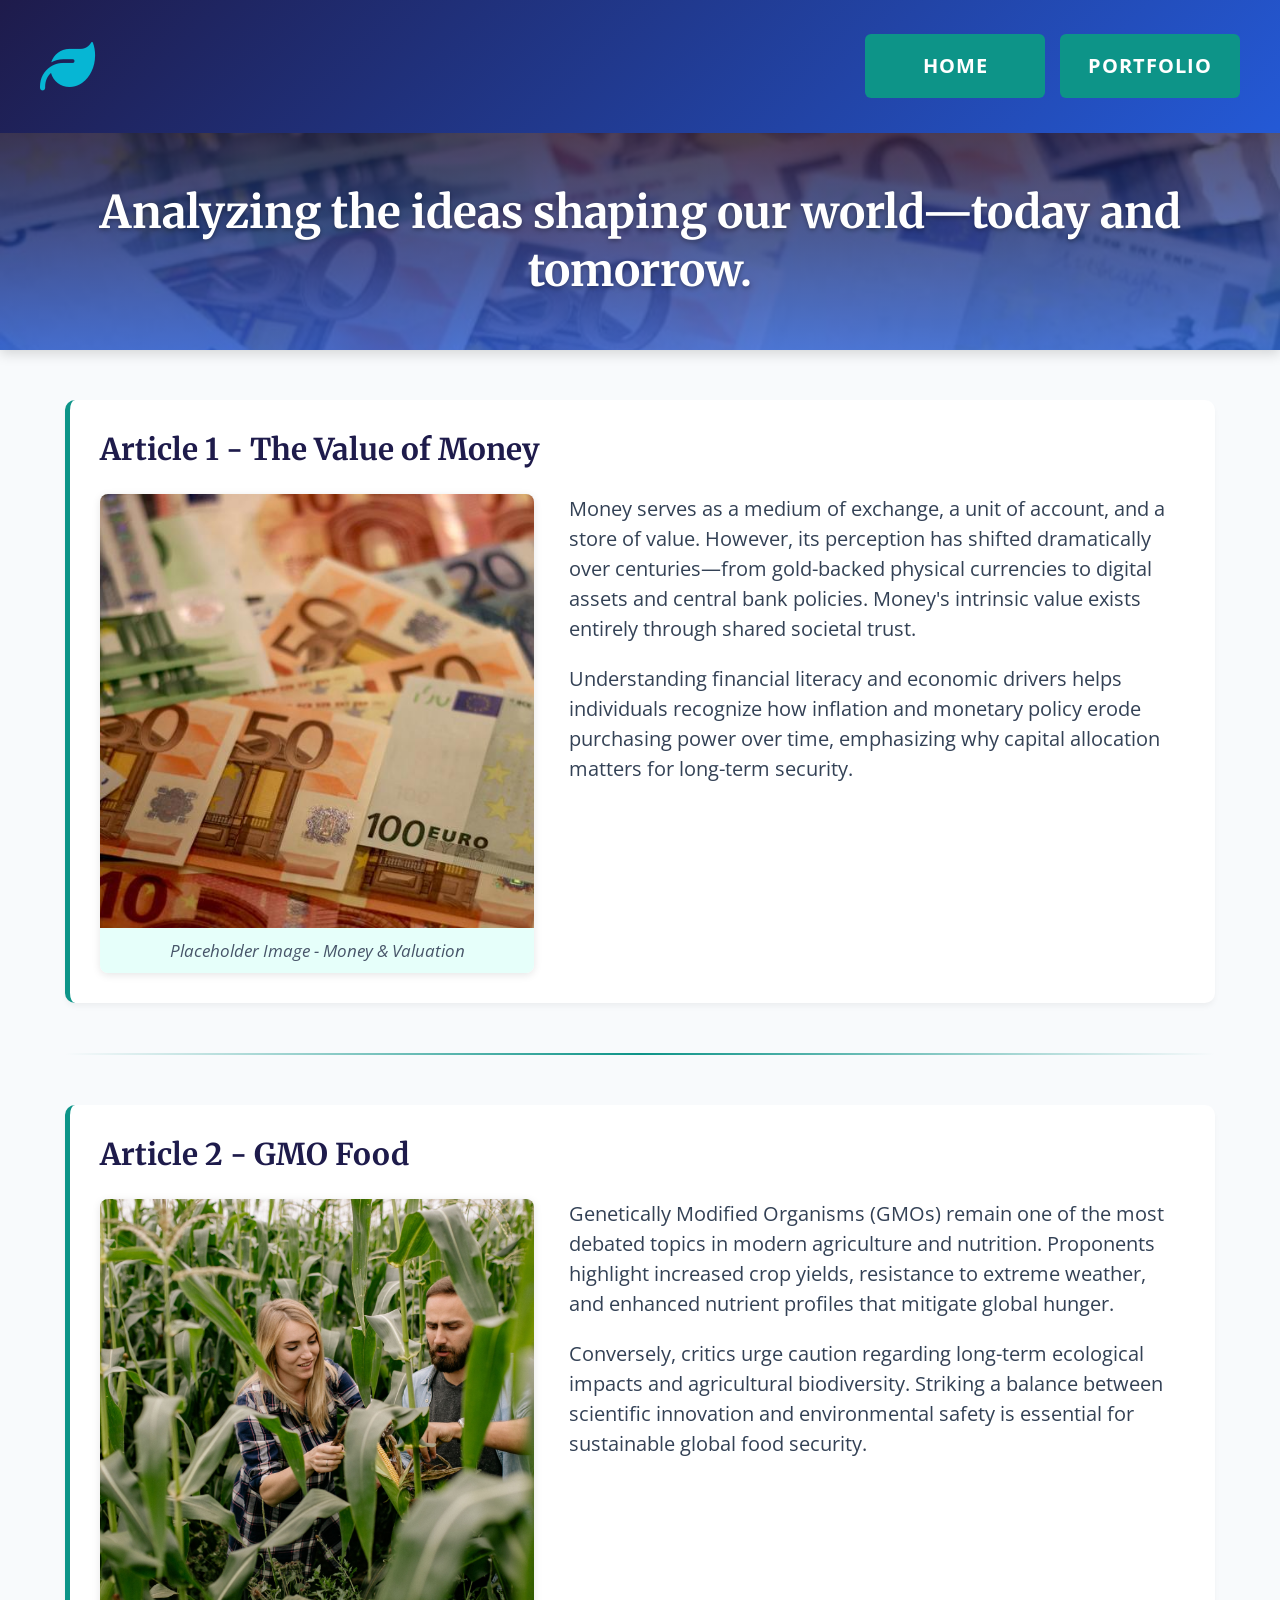
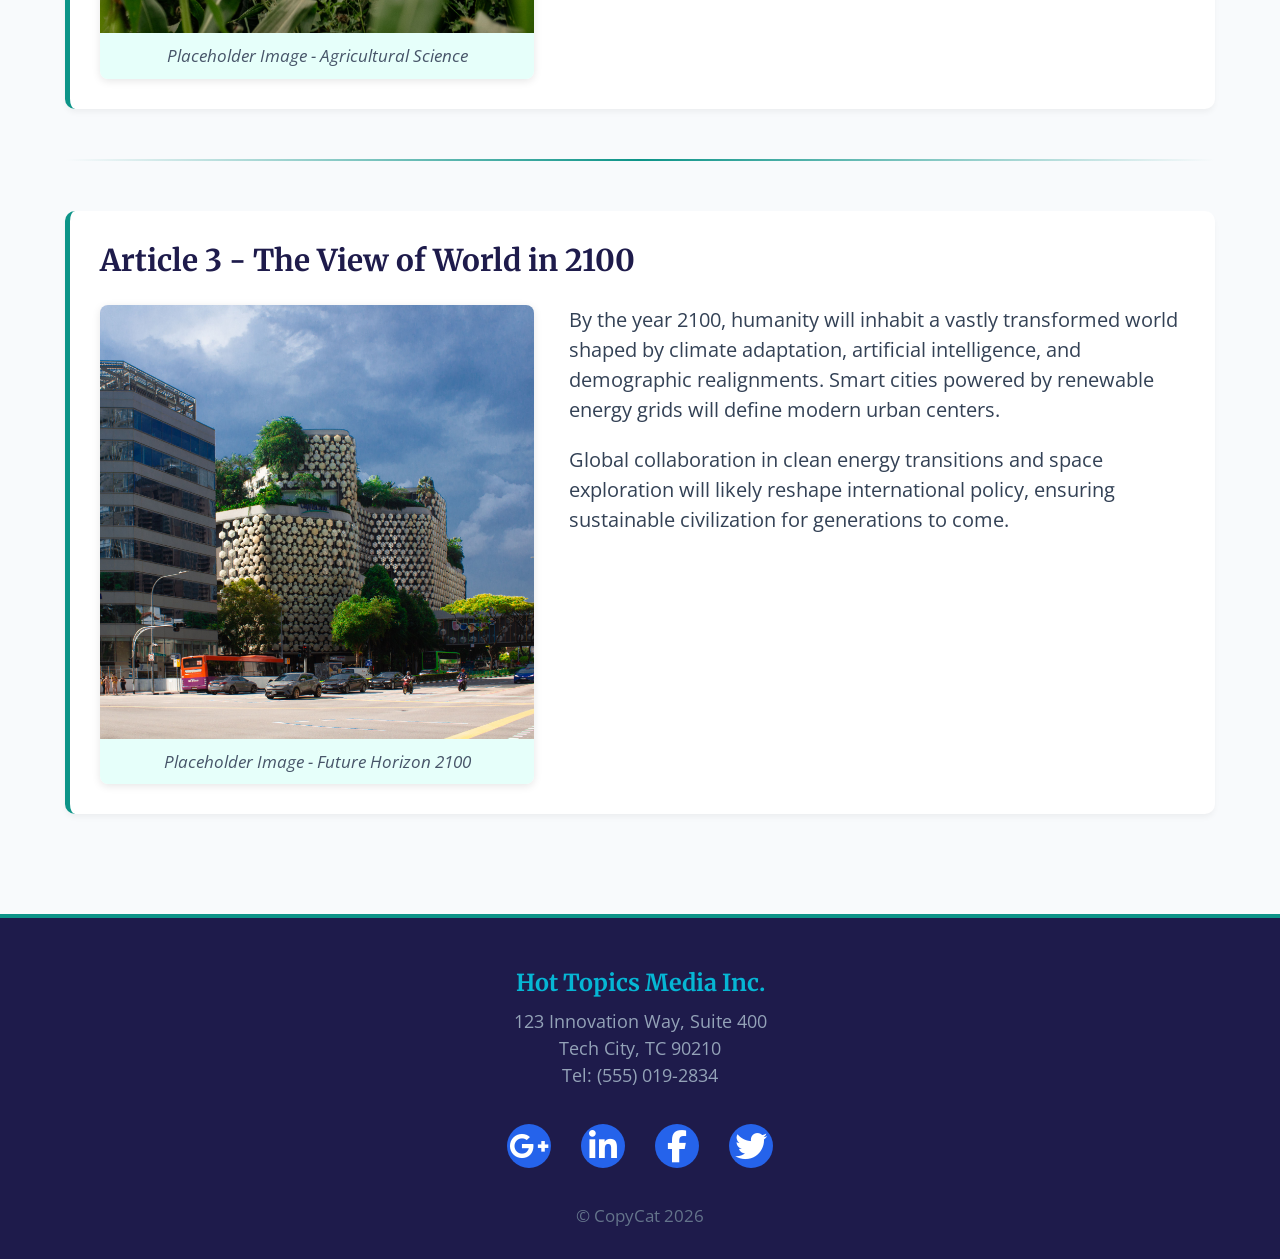
<file: Index.html>
<!DOCTYPE html>
<html lang="en">
<head>
  <meta charset="UTF-8">
  <meta name="viewport" content="width=device-width, initial-scale=1.0">
  <title>Hot Topics</title>

  <!-- Google Font Pair: Merriweather (Serif Headings) & Open Sans (Sans-Serif Body) -->
  <link rel="preconnect" href="https://fonts.googleapis.com">
  <link rel="preconnect" href="https://fonts.gstatic.com" crossorigin>
  <link href="https://fonts.googleapis.com/css2?family=Merriweather:wght@400;700&family=Open+Sans:wght@400;600&display=swap" rel="stylesheet">

  <!-- Font Awesome (CDN) -->
  <link rel="stylesheet" href="https://cdnjs.cloudflare.com/ajax/libs/font-awesome/6.4.0/css/all.min.css">

  <!-- Main Stylesheet -->
  <link rel="stylesheet" href="./css/main.css">
  <link rel="stylesheet" href="font-awesome/css/all.min.css">

</head>
<body>

  <!-- Site Header -->
  <header class="site-header">
    <div class="container header-inner">
      <div class="logo">
        <i class="fa-solid => fa-leaf" aria-hidden="true"></i>
        <span class="sr-only">Hot Topics Logo</span>
      </div>
      
      <!-- Navigation Bar -->
      <nav class="site-nav" aria-label="Main Navigation">
        <ul>
          <li><a href="partials/home.html">home</a></li>
          <li><a href="partials/portfolio.html">portfolio</a></li>
        </ul>
      </nav>
    </div>

   <!-- Masthead Section -->
<div class="masthead">
  <div class="masthead-overlay">
    <h1 class="tagline">Analyzing the ideas shaping our world—today and tomorrow.</h1>
  </div>
</div>
  </header>

  <!-- Main Dynamic Content Area -->
  <main id="main-content" class="container main-content">
    <!-- Partials (home.html or portfolio.html) load dynamically here -->
  </main>

  <!-- Site Footer -->
  <footer class="site-footer">
    <div class="container footer-inner">
      <div class="company-info">
        <h3>Hot Topics Media Inc.</h3>
        <p>123 Innovation Way, Suite 400</p>
        <p>Tech City, TC 90210</p>
        <p>Tel: (555) 019-2834</p>
      </div>

      <div class="social-links">
        <a href="https://google.com" target="_blank" rel="noopener noreferrer" aria-label="Google Plus">
          <i class="fa-brands fa-google-plus-g"></i>
        </a>
        <a href="https://linkedin.com" target="_blank" rel="noopener noreferrer" aria-label="LinkedIn">
          <i class="fa-brands fa-linkedin-in"></i>
        </a>
        <a href="https://facebook.com" target="_blank" rel="noopener noreferrer" aria-label="Facebook">
          <i class="fa-brands fa-facebook-f"></i>
        </a>
        <a href="https://twitter.com" target="_blank" rel="noopener noreferrer" aria-label="Twitter">
          <i class="fa-brands fa-twitter"></i>
        </a>
      </div>

      <div class="copyright">
        <p>&copy; CopyCat 2026</p>
      </div>
    </div>
  </footer>

  <!-- JavaScript -->
  <script src="./js/main.js"></script>
</body>
</html>
</file>
<file: css/main.css>
/* ==========================================================================
   ANALOGOUS COLOR PALETTE (REQUIRED CSS COMMENT)
   Hexadecimal Values:
   - Deep Indigo/Navy (Primary Dark): #1E1B4B
   - Rich Royal Blue (Primary Accent): #2563EB
   - Vibrant Teal (Secondary Accent): #0D9488
   - Bright Cyan (Highlight/Hover):  #06B6D4
   - Soft Teal Tint (Light Container):#E6FFFA
   - Dark Slate (Body Text - AAA):   #0F172A
   ========================================================================== */

/* --------------------------------------------------------------------------
   1. RESETS & BASE STYLES
   -------------------------------------------------------------------------- */
*, *::before, *::after {
  box-sizing: border-box;
  margin: 0;
  padding: 0;
}

html {
  /* Line-height requirement: between 1.4 and 1.6 */
  line-height: 1.5;
  /* Mobile Default Font Size: 0.75rem */
  font-size: 0.75rem;
  /* Sans-serif font for body text */
  font-family: 'Open Sans', system-ui, sans-serif;
  color: #0F172A;
  background-color: #F8FAFC;
}

/* Serif font for headings */
h1, h2, h3, h4, h5, h6 {
  font-family: 'Merriweather', Georgia, serif;
  color: #1E1B4B;
  margin-bottom: 0.75rem;
  line-height: 1.3;
}

/* Container: Content stays centered while background spans full width */
.container {
  width: 100%;
  max-width: 1200px;
  margin: 0 auto;
  padding: 0 1.25rem;
}

/* --------------------------------------------------------------------------
   2. HEADER & NAVIGATION
   -------------------------------------------------------------------------- */
.site-header {
  background: linear-gradient(135deg, #1E1B4B 0%, #2563EB 100%);
  color: #FFFFFF;
  box-shadow: 0 4px 12px rgba(0, 0, 0, 0.15);
}

.header-inner {
  display: flex;
  flex-direction: column;
  align-items: center;
  padding: 1.25rem 0;
}

.logo {
  font-size: 2.75rem;
  color: #06B6D4;
  margin-bottom: 0.75rem;
  transition: transform 0.3s ease;
}

.logo:hover {
  transform: scale(1.08);
}

.site-nav {
  width: 100%;
}

.site-nav ul {
  list-style: none;
  display: flex;
  flex-direction: column;
  gap: 0.75rem;
  width: 100%;
}

.site-nav a {
  display: block;
  width: 100%;
  text-align: center;
  padding: 0.85rem;
  background-color: #0D9488;
  color: #FFFFFF;
  text-decoration: none;
  font-weight: 700;
  text-transform: uppercase;
  letter-spacing: 0.05em;
  border-radius: 6px;
  transition: background-color 0.25s ease, transform 0.2s ease;
}

.site-nav a:hover,
.site-nav a:focus {
  background-color: #06B6D4;
  color: #1E1B4B;
  transform: translateY(-2px);
}

/* --------------------------------------------------------------------------
   3. MASTHEAD
   -------------------------------------------------------------------------- */
.masthead {
  /* Relates to the image in Article 1 */
  background-image: linear-gradient(rgba(30, 27, 75, 0.75), rgba(37, 99, 235, 0.75)), url('../img/money.jpg');
  background-size: cover;
  background-position: center;
  background-repeat: no-repeat;
  width: 100%;
  min-height: 180px;
  display: flex;
  align-items: center;
  justify-content: center;
}

.masthead-overlay {
  width: 100%;
  padding: 2.5rem 1rem;
  text-align: center;
}

.tagline {
  font-size: 2.25rem;
  color: #FFFFFF;
  text-shadow: 0 2px 4px rgba(0, 0, 0, 0.3);
  margin: 0;
}

/* --------------------------------------------------------------------------
   4. MAIN CONTENT & ARTICLES (MOBILE VIEW < 35rem)
   -------------------------------------------------------------------------- */
.main-content {
  padding: 2.5rem 1.25rem;
}

/* Entire content is aligned center in Mobile View */
.topic-article {
  text-align: center;
  margin-bottom: 2.5rem;
  background: #FFFFFF;
  padding: 1.5rem;
  border-radius: 10px;
  box-shadow: 0 4px 6px -1px rgba(0, 0, 0, 0.05);
  border-left: 5px solid #0D9488;
}

.topic-article h2 {
  text-align: center;
  margin-bottom: 1.25rem;
  color: #1E1B4B;
}

.article-content {
  display: flex;
  flex-direction: column;
  align-items: center;
}

.article-figure {
  width: 100%;
  margin-bottom: 1.25rem;
  border-radius: 8px;
  overflow: hidden;
  box-shadow: 0 2px 8px rgba(0, 0, 0, 0.1);
}

.article-figure img {
  width: 100%;
  height: auto;
  aspect-ratio: 1 / 1;
  object-fit: cover;
  display: block;
}

.article-figure figcaption {
  font-size: 0.85em;
  color: #475569;
  background-color: #E6FFFA;
  padding: 0.5rem;
  text-align: center;
  font-style: italic;
}

/* Exception rule from guidelines: Paragraph text is aligned left in mobile */
.article-text p {
  text-align: left;
  margin-bottom: 1rem;
  color: #334155;
}

.divider {
  border: 0;
  height: 2px;
  background: linear-gradient(to right, transparent, #0D9488, transparent);
  margin: 2.5rem 0;
}

/* --------------------------------------------------------------------------
   5. PORTFOLIO PAGE (MOBILE VIEW: 1 COLUMN)
   -------------------------------------------------------------------------- */
.portfolio-section h2 {
  text-align: center;
  margin-bottom: 2rem;
}

.portfolio-grid {
  display: grid;
  grid-template-columns: 1fr;
  gap: 1.75rem;
}

.card {
  background: #FFFFFF;
  border-radius: 10px;
  overflow: hidden;
  box-shadow: 0 4px 10px rgba(0, 0, 0, 0.08);
  border: 1px solid #E2E8F0;
  transition: transform 0.25s ease, box-shadow 0.25s ease;
}

.card:hover {
  transform: translateY(-4px);
  box-shadow: 0 10px 20px rgba(13, 148, 136, 0.15);
}

.card figure {
  text-align: center;
}

.card img {
  width: 100%;
  height: auto;
  aspect-ratio: 1 / 1;
  object-fit: cover;
  display: block;
}

.card figcaption {
  padding: 1rem;
  font-weight: 700;
  color: #1E1B4B;
  background-color: #FFFFFF;
  border-top: 2px solid #E6FFFA;
}

/* --------------------------------------------------------------------------
   6. FOOTER
   -------------------------------------------------------------------------- */
.site-footer {
  background: #1E1B4B;
  color: #F8FAFC;
  padding: 2.5rem 0 1.5rem 0;
  border-top: 4px solid #0D9488;
  text-align: center;
}

.footer-inner {
  display: flex;
  flex-direction: column;
  align-items: center;
  gap: 1.75rem;
}

.company-info h3 {
  color: #06B6D4;
  margin-bottom: 0.5rem;
}

.company-info p {
  color: #94A3B8;
  font-size: 0.9em;
}

.social-links {
  display: flex;
  justify-content: center;
  gap: 1.5rem;
  font-size: 1.6rem;
}

.social-links a {
  color: #FFFFFF;
  background: #2563EB;
  width: 44px;
  height: 44px;
  border-radius: 50%;
  display: flex;
  align-items: center;
  justify-content: center;
  text-decoration: none;
  transition: background-color 0.25s ease, transform 0.2s ease;
}

.social-links a:hover {
  background-color: #06B6D4;
  color: #1E1B4B;
  transform: translateY(-3px);
}

.copyright {
  font-size: 0.85em;
  color: #64748B;
}

/* ==========================================================================
   7. MEDIA QUERIES (RESPONSIVE BREAKPOINTS)
   ========================================================================== */

/* TABLET VIEW: 35rem <= Viewport < 80rem */
@media screen and (min-width: 35rem) {
  html {
    /* Tablet Font Size: 1rem */
    font-size: 1rem;
  }

  .site-nav ul {
    flex-direction: row;
    justify-content: center;
  }

  .site-nav a {
    width: 180px;
  }

  /* Image 40%, Text 60% side-by-side */
  .article-content {
    flex-direction: row;
    align-items: flex-start;
    gap: 1.75rem;
  }

  .article-figure {
    width: 40%;
    flex-shrink: 0;
    margin-bottom: 0;
  }

  .article-text {
    width: 60%;
  }

  /* Portfolio 2 Columns */
  .portfolio-grid {
    grid-template-columns: repeat(2, 1fr);
  }
}

/* DESKTOP VIEW: Viewport >= 80rem */
@media screen and (min-width: 80rem) {
  html {
    /* Desktop Font Size: 1.25rem */
    font-size: 1.25rem;
  }

  .header-inner {
    flex-direction: row;
    justify-content: space-between;
  }

  .logo {
    margin-bottom: 0;
  }

  .site-nav ul {
    justify-content: flex-end;
  }

  /* Entire content aligned left in Desktop View */
  .topic-article, 
  .topic-article h2,
  .portfolio-section h2 {
    text-align: left;
  }

  .article-figure {
    width: 40%;
  }

  .article-text {
    width: 60%;
  }

  /* Portfolio 3 Columns */
  .portfolio-grid {
    grid-template-columns: repeat(3, 1fr);
  }
}
</file>
